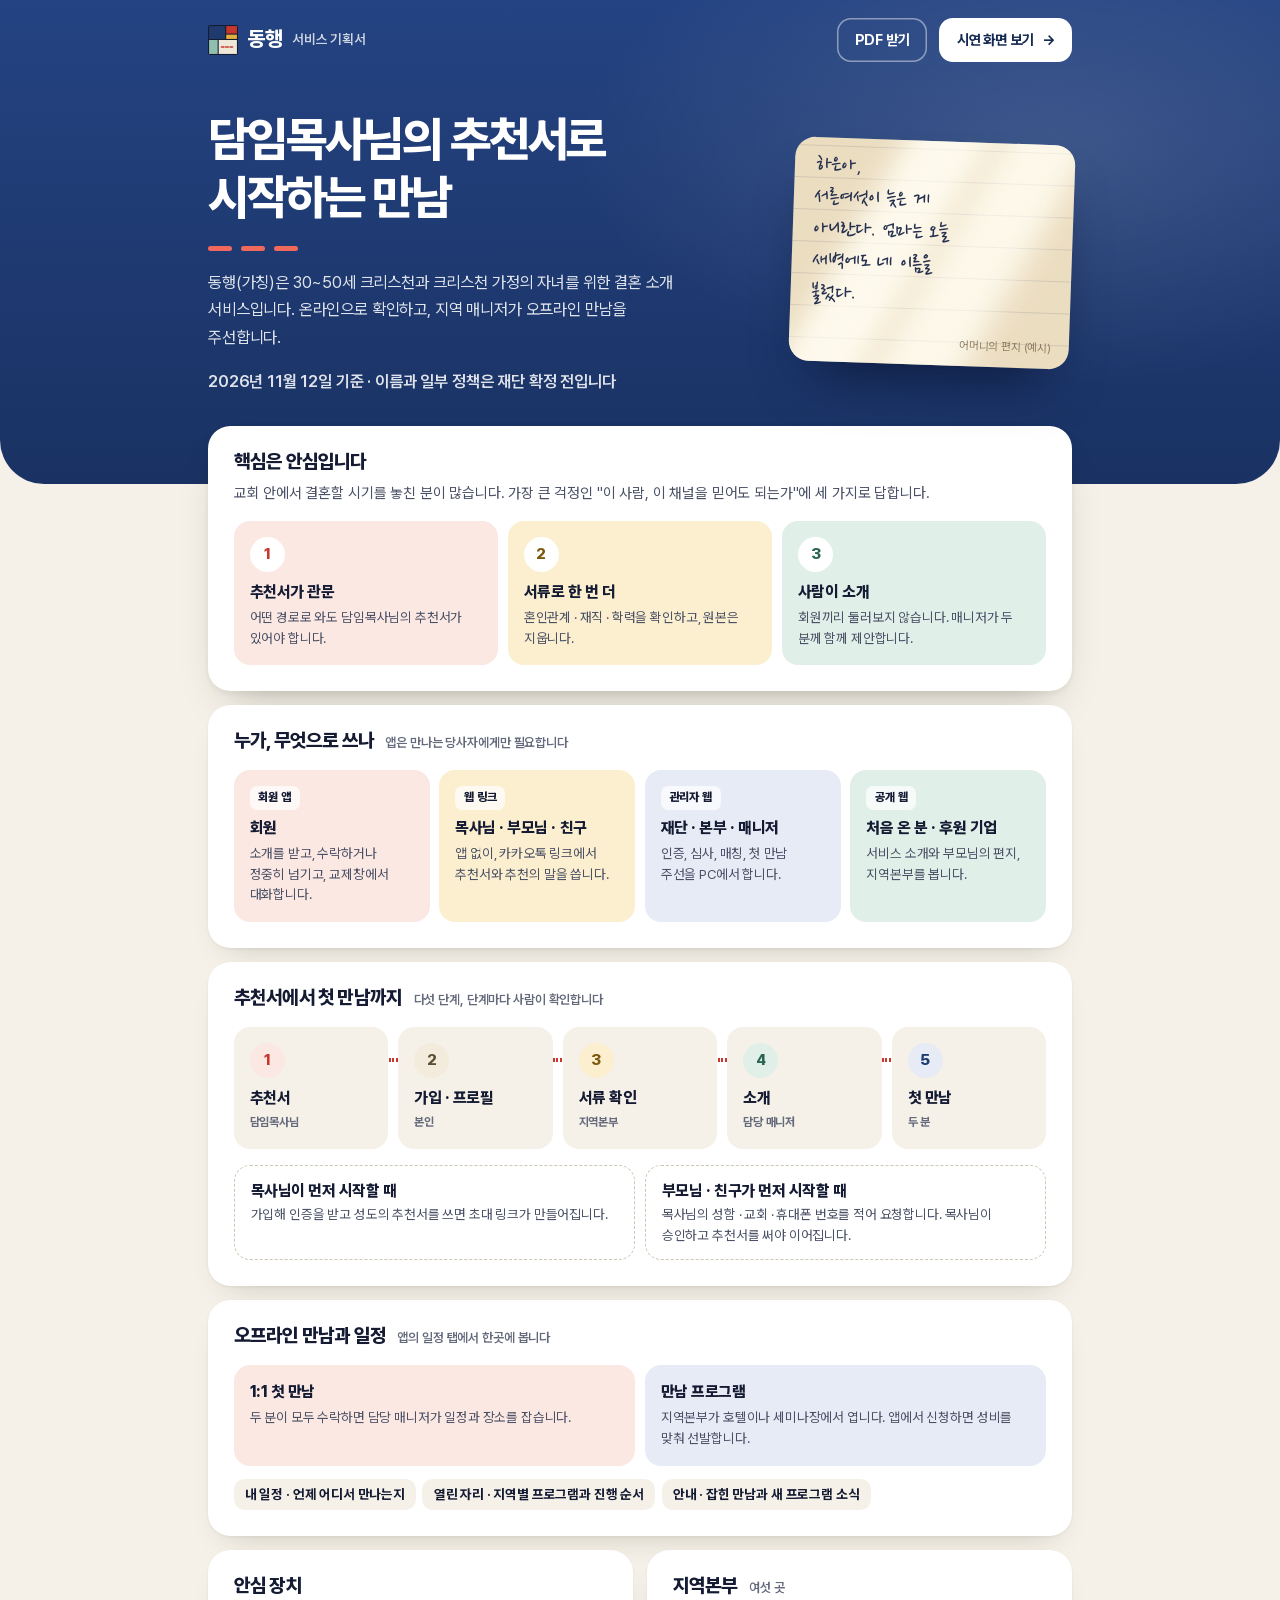
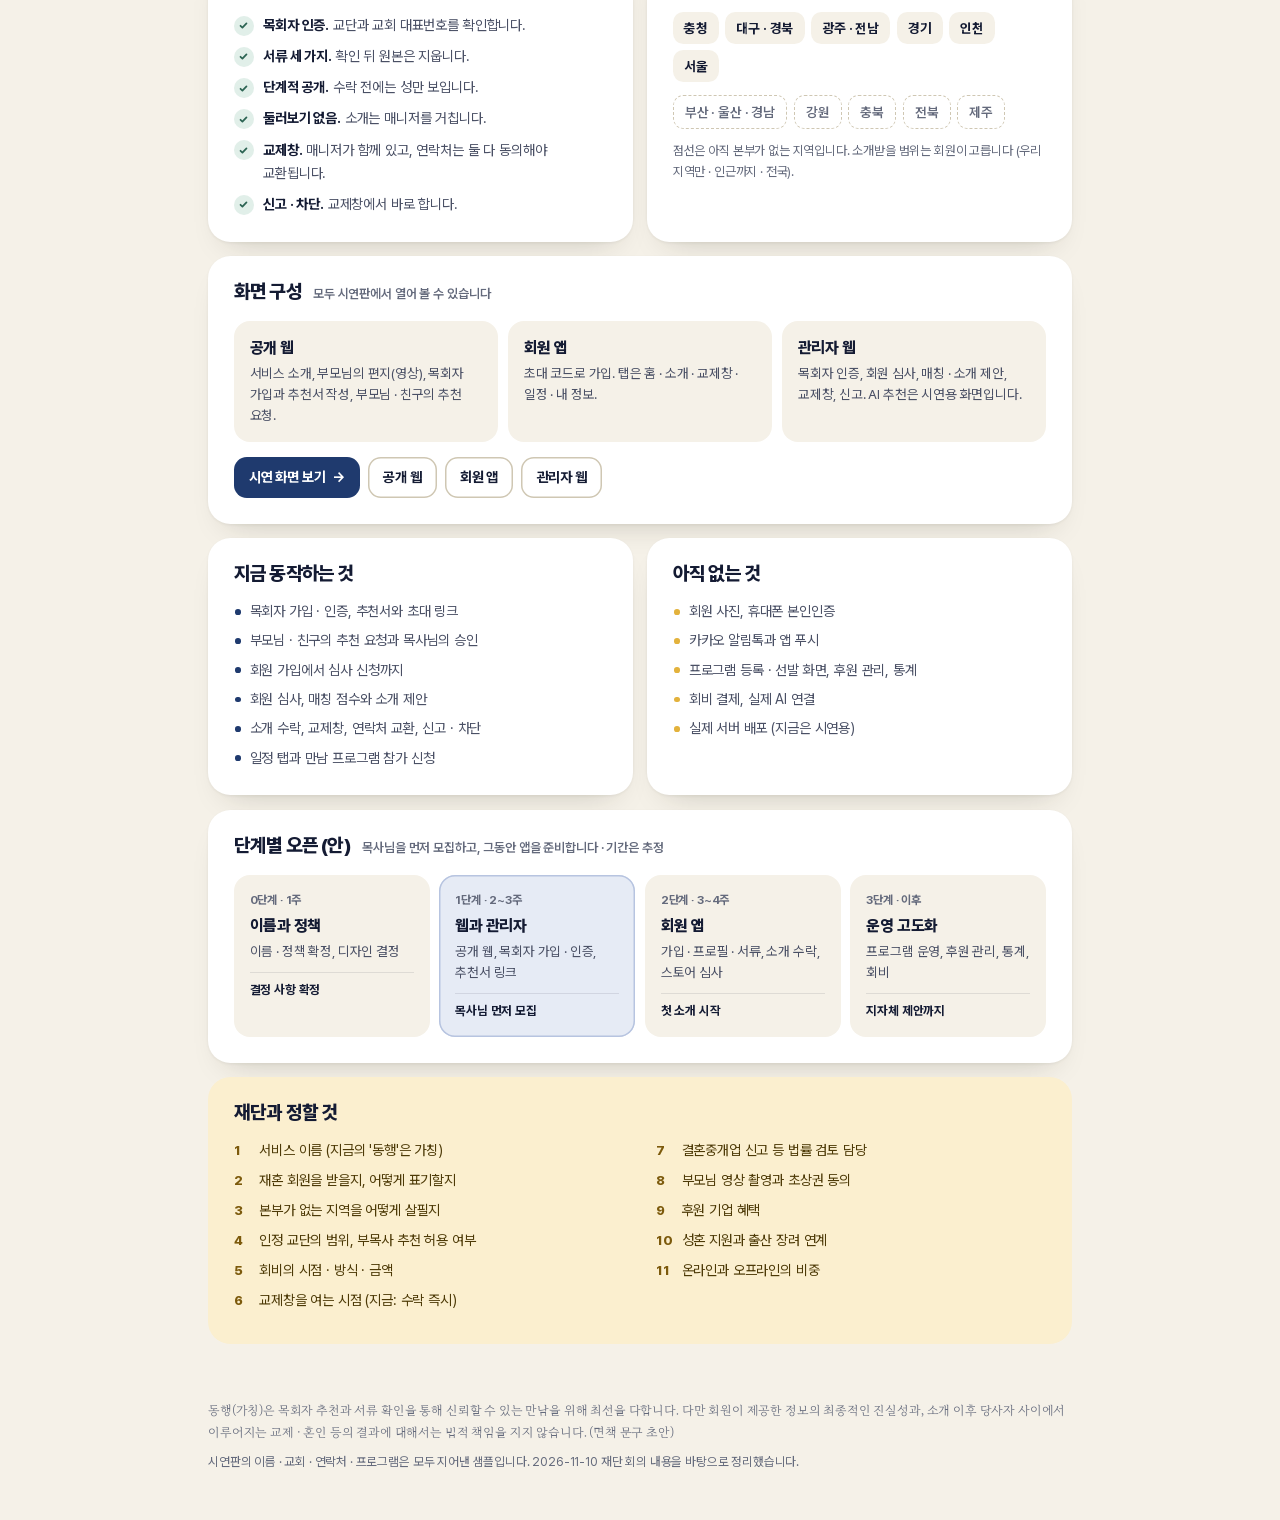
<file: plan.html>
<!doctype html>
<html lang="ko">
<head>
<meta charset="utf-8">
<meta name="viewport" content="width=device-width, initial-scale=1">
<meta name="robots" content="noindex,nofollow">
<meta name="theme-color" content="#244382">
<title>동행(가칭) 서비스 기획서</title>
<link rel="icon" href="data:image/svg+xml,%3Csvg xmlns='http://www.w3.org/2000/svg' viewBox='0 0 28 28'%3E%3Crect width='28' height='28' rx='2' fill='%23141b33'/%3E%3Crect x='1' y='1' width='15' height='12' fill='%231f3a6e'/%3E%3Crect x='17' y='1' width='10' height='7' fill='%23c8372d'/%3E%3Crect x='17' y='9' width='10' height='4' fill='%23e3b23c'/%3E%3Crect x='1' y='14' width='8' height='13' fill='%238fbfae'/%3E%3Crect x='10' y='14' width='17' height='13' fill='%23efe8d8'/%3E%3C/svg%3E">
<link rel="stylesheet" href="https://fonts.googleapis.com/css2?family=Nanum+Pen+Script&display=swap">
<style>
/* 기획서 — 시연 링크와 함께 보내는 정리된 한 편. 내용은 docs/기획서.md 와 PRODUCT.md 에서 옮겼다.
   겉모습은 홈페이지(깔끔 "쪽빛 머리")와 같다: 쪽빛 머리, 걸친 흰 카드, 둥근 색 표식, 붉은 세 땀, 편지 한 장.
   A4 로 인쇄하거나 PDF 로 저장해도 같은 모양이 나오게 크기를 rem 으로 잡았다 (demo/plan.pdf 가 그 결과물). */
@font-face{font-family:'MaruBuri';src:url('assets/MaruBuri-Regular.woff2') format('woff2');font-weight:400;font-display:swap}
@font-face{font-family:'Pretendard Variable';src:url('assets/Pretendard.woff2') format('woff2-variations');font-weight:45 920;font-display:swap}
:root{
  --jjok:#1f3a6e; --jjok-deep:#162b54; --jjok-pale:#e6ebf5; --hong:#c8372d; --hong-pale:#fbe8e3; --chija:#e3b23c; --chija-pale:#fbefcf; --ok-pale:#e1efe9; --so-pale:#f3ecdc;
  --bg:#f5f1e8; --ink:#141b33; --ink-2:#4a5065; --muted:#646a7c; --line:#e9e3d6; --letter:#f9f0da;
  --navy:linear-gradient(180deg,#244382,#1a3263);
  --sans:'Pretendard Variable',-apple-system,'Apple SD Gothic Neo','Malgun Gothic',sans-serif; --serif:'MaruBuri','AppleMyungjo',serif; --hand:'Nanum Pen Script','MaruBuri',cursive;
  --card:0 1px 3px rgba(40,34,20,.06),0 16px 32px -20px rgba(40,34,20,.26); --lift:0 2px 6px rgba(40,34,20,.06),0 22px 44px -22px rgba(40,34,20,.34);
  --px:clamp(1rem,5vw,3rem);
  color-scheme:light;
}
*{box-sizing:border-box}
html{font-size:16px}
html,body{margin:0}
body{background:var(--bg);color:var(--ink);font:400 1rem/1.65 var(--sans);letter-spacing:-.01em;word-break:keep-all;overflow-wrap:anywhere;-webkit-font-smoothing:antialiased}
h1,h2,h3,p,ol,ul,figure,blockquote{margin:0}
ol,ul{padding:0;list-style:none}
a{color:inherit}
:focus-visible{outline:2px solid var(--jjok);outline-offset:2px;border-radius:4px}
.head :focus-visible{outline-color:#fff}

/* 머리 */
.head{background:radial-gradient(60% 80% at 82% 30%,rgba(255,255,255,.13),transparent 62%),var(--navy);color:#fff;border-radius:0 0 2.75rem 2.75rem;padding:0 var(--px) 5.5rem}
.in{max-width:54rem;margin:0 auto}
.bar{display:flex;align-items:center;gap:.75rem;padding:1.1rem 0}
.brand{display:flex;align-items:center;gap:.6rem;text-decoration:none}
.brand b{font-size:1.3rem;font-weight:800;letter-spacing:-.03em}
.brand span{font-size:.85rem;font-weight:600;color:rgba(255,255,255,.78)}
.go{display:inline-flex;align-items:center;gap:.5rem;min-height:2.75rem;padding:0 1.1rem;border-radius:.875rem;background:#fff;color:var(--jjok-deep);font-weight:700;font-size:.9rem;text-decoration:none}
.go.ghost{margin-left:auto;background:transparent;color:#fff;box-shadow:inset 0 0 0 1.5px rgba(255,255,255,.45)}
.hero{display:grid;grid-template-columns:minmax(0,1fr) 17.5rem;gap:2.5rem;align-items:center;padding-top:2rem}
.hero h1{font-size:clamp(2rem,5.4vw,3rem);line-height:1.2;font-weight:800;letter-spacing:-.045em}
.st{display:flex;gap:.55rem;margin:1.25rem 0 1.1rem}
.st i{width:1.5rem;height:.3rem;border-radius:.2rem;background:#f1695d}
.hero p{font-size:1.02rem;line-height:1.7;color:rgba(255,255,255,.86);max-width:30em}
.when{margin-top:1rem;font-size:.82rem;font-weight:600;color:rgba(255,255,255,.7)}
.letter{position:relative;aspect-ratio:10/8;border-radius:1.25rem;background:var(--letter);color:#26304f;overflow:hidden;box-shadow:0 2rem 3.5rem -1.6rem rgba(6,14,40,.75);transform:rotate(2deg)}
.letter::before{content:'';position:absolute;inset:0;background:repeating-linear-gradient(180deg,transparent 0 calc(2rem - 1px),rgba(31,58,110,.14) calc(2rem - 1px) 2rem) 0 .55rem}
.letter::after{content:'';position:absolute;inset:-12%;filter:blur(12px);background:linear-gradient(118deg,rgba(150,104,38,.14) 0 30%,rgba(255,253,244,.7) 34% 48%,rgba(150,104,38,.09) 49.5% 51.5%,rgba(255,253,244,.6) 53% 67%,rgba(150,104,38,.14) 72%)}
.letter p{position:absolute;z-index:1;left:1.3rem;top:.72rem;font-family:var(--hand);font-size:1.5rem;line-height:2rem;color:#26304f;max-width:none}
.letter small{position:absolute;z-index:1;right:1.1rem;bottom:.75rem;font-size:.7rem;color:#8a7a5c}

/* 본문 */
main{max-width:calc(54rem + 2 * var(--px));margin:-3.6rem auto 0;padding:0 var(--px) 3.5rem;display:grid;gap:.9rem}
.card{background:#fff;border-radius:1.4rem;padding:1.5rem 1.6rem 1.6rem;box-shadow:var(--card);break-inside:avoid}
.card.first{box-shadow:var(--lift)}
.two{display:grid;grid-template-columns:repeat(2,minmax(0,1fr));gap:.9rem}
h2{font-size:1.2rem;line-height:1.3;font-weight:800;letter-spacing:-.04em}
h2 small{margin-left:.5rem;font-size:.8rem;font-weight:600;letter-spacing:-.01em;color:var(--muted)}
h3{font-size:.98rem;font-weight:800;letter-spacing:-.03em;line-height:1.35}
.sub{margin-top:.35rem;font-size:.92rem;color:var(--ink-2)}
.tiles{display:grid;gap:.6rem;margin-top:1rem}
.g2{grid-template-columns:repeat(2,minmax(0,1fr))}.g3{grid-template-columns:repeat(3,minmax(0,1fr))}.g4{grid-template-columns:repeat(4,minmax(0,1fr))}.g5{grid-template-columns:repeat(5,minmax(0,1fr))}
.tile{padding:1rem 1rem 1.05rem;border-radius:1rem;background:var(--bg);display:grid;gap:.3rem;align-content:start}
.tile p{font-size:.84rem;line-height:1.55;color:var(--ink-2)}
.tile .tag{justify-self:start;margin-bottom:.15rem;padding:.12rem .55rem;border-radius:.45rem;font-size:.74rem;font-weight:800;background:rgba(255,255,255,.72)}
.t-hong{background:var(--hong-pale)}.t-chija{background:var(--chija-pale)}.t-jjok{background:var(--jjok-pale)}.t-ok{background:var(--ok-pale)}
.no{display:grid;place-items:center;width:2.2rem;height:2.2rem;border-radius:50%;font-weight:800;font-size:.95rem;margin-bottom:.25rem}
.n-hong{background:var(--hong-pale);color:var(--hong)}.n-so{background:var(--so-pale);color:#5c4f33}.n-chija{background:var(--chija-pale);color:#7c5a0c}.n-ok{background:var(--ok-pale);color:#2c6453}.n-jjok{background:var(--jjok-pale);color:var(--jjok)}
.tile.white{background:#fff;box-shadow:inset 0 0 0 1px var(--line)}
/* 다섯 단계: 사이를 붉은 세 땀이 잇는다 */
.flow .tile{position:relative}
.flow .tile:not(:last-child)::after{content:'';position:absolute;right:-.58rem;top:1.95rem;width:.56rem;height:.22rem;background:repeating-linear-gradient(90deg,var(--hong) 0 .13rem,transparent .13rem .21rem)}
.flow small{font-size:.74rem;font-weight:700;color:var(--muted)}
.dash{padding:.85rem 1rem;border-radius:1rem;border:1.5px dashed #cfc7b3}
.dash p{margin-top:.2rem;font-size:.84rem;line-height:1.55;color:var(--ink-2)}
.ticks{display:grid;gap:.5rem;margin-top:.9rem;font-size:.88rem;color:var(--ink-2)}
.ticks li{display:grid;grid-template-columns:1.25rem minmax(0,1fr);gap:.6rem}
.ticks li::before{content:'';width:1.25rem;height:1.25rem;margin-top:.12rem;border-radius:50%;background:var(--ok-pale) url("data:image/svg+xml,%3Csvg xmlns='http://www.w3.org/2000/svg' viewBox='0 0 24 24' fill='none' stroke='%232c6453' stroke-width='3.2' stroke-linecap='round' stroke-linejoin='round'%3E%3Cpath d='m6.5 12.5 3.5 3.5 7.5-8'/%3E%3C/svg%3E") center/.8rem no-repeat}
.ticks b{color:var(--ink)}
.chips{display:flex;flex-wrap:wrap;gap:.4rem;margin-top:.8rem}
.chips li{padding:.3rem .7rem;border-radius:.65rem;background:var(--bg);font-weight:700;font-size:.84rem}
.chips.wait li{background:transparent;border:1.5px dashed #cfc7b3;color:var(--muted);font-weight:600}
.dots{display:grid;gap:.38rem;margin-top:.8rem;font-size:.88rem;color:var(--ink-2)}
.dots li{position:relative;padding-left:1rem}
.dots li::before{content:'';position:absolute;left:.1rem;top:.62em;width:.36rem;height:.36rem;border-radius:50%;background:var(--jjok)}
.dots.q li::before{background:var(--chija)}
.phase{position:relative}
.phase small{font-size:.74rem;font-weight:700;color:var(--muted)}
.phase.on{background:var(--jjok-pale);box-shadow:inset 0 0 0 1.5px #b7c4e0}
.phase .goal{margin-top:.35rem;padding-top:.45rem;border-top:1px solid rgba(20,27,51,.1);font-size:.78rem;font-weight:700;color:var(--ink)}
.ask{background:var(--chija-pale);box-shadow:none}
.ask ol{columns:2;column-gap:2rem;margin-top:.8rem;font-size:.88rem;color:#4d3a07;counter-reset:q}
.ask li{counter-increment:q;position:relative;padding:0 0 .42rem 1.6rem;break-inside:avoid}
.ask li::before{content:counter(q);position:absolute;left:0;top:.08rem;font-weight:800;font-size:.82rem;color:#7c5a0c}
.small{font-size:.8rem;color:var(--muted)}
.links{display:flex;flex-wrap:wrap;gap:.5rem;margin-top:.9rem}
.links a{display:inline-flex;align-items:center;gap:.4rem;min-height:2.6rem;padding:0 .95rem;border-radius:.8rem;background:var(--jjok);color:#fff;font-weight:700;font-size:.88rem;text-decoration:none}
.links a.line{background:#fff;color:var(--ink);box-shadow:inset 0 0 0 1.5px #cfc7b3}
.url{display:none}
footer{max-width:calc(54rem + 2 * var(--px));margin:0 auto;padding:0 var(--px) 3rem;font-size:.78rem;line-height:1.7;color:var(--muted)}
footer .serif{font-family:var(--serif)}

@media (max-width:720px){
  .hero{grid-template-columns:minmax(0,1fr)}
  .letter{display:none}
  .two,.g2,.g3,.g4{grid-template-columns:minmax(0,1fr)}
  .g5{grid-template-columns:repeat(2,minmax(0,1fr))}
  .flow .tile::after{content:none!important}
  .ask ol{columns:1}
  .brand span{display:none}
}
/* A4 인쇄 · PDF: 같은 모양을 조금 작게. 화면용 단추는 주소 글자로 바꾼다 */
@page{size:A4;margin:0}
@media print{
  html{font-size:11.4px}
  body{-webkit-print-color-adjust:exact;print-color-adjust:exact}
  :root{--px:2.6rem}
  .go,.links{display:none}
  .url{display:block;margin-top:.7rem;font-size:.8rem;color:var(--muted)}
  .card,.card.first{box-shadow:none;border:1px solid var(--line)}
  main{padding-bottom:1.6rem}
  .pb{break-before:page;margin-top:2.4rem}
  footer{padding-bottom:1.6rem}
}
</style>
</head>
<body>
<header class="head">
  <div class="in">
    <div class="bar">
      <a class="brand" href="./" aria-label="동행 시연으로">
        <svg width="30" height="30" viewBox="0 0 28 28" aria-hidden="true"><rect width="28" height="28" rx="2" fill="#141b33"/><rect x="1" y="1" width="15" height="12" fill="#1f3a6e"/><rect x="17" y="1" width="10" height="7" fill="#c8372d"/><rect x="17" y="9" width="10" height="4" fill="#e3b23c"/><rect x="1" y="14" width="8" height="13" fill="#8fbfae"/><rect x="10" y="14" width="17" height="13" fill="#efe8d8"/><path d="M12.6 20.5h12" stroke="#c8372d" stroke-width="1.5" stroke-dasharray="2.3 1.7" stroke-linecap="round" fill="none"/></svg>
        <b>동행</b><span>서비스 기획서</span>
      </a>
      <a class="go ghost" href="plan.pdf" download="동행-기획서.pdf">PDF 받기</a>
      <a class="go" href="./">시연 화면 보기 <span aria-hidden="true">→</span></a>
    </div>
    <div class="hero">
      <div>
        <h1>담임목사님의 추천서로<br>시작하는 만남</h1>
        <span class="st" aria-hidden="true"><i></i><i></i><i></i></span>
        <p>동행(가칭)은 30~50세 크리스천과 크리스천 가정의 자녀를 위한 결혼 소개 서비스입니다. 온라인으로 확인하고, 지역 매니저가 오프라인 만남을 주선합니다.</p>
        <p class="when">2026년 11월 12일 기준 · 이름과 일부 정책은 재단 확정 전입니다</p>
      </div>
      <figure class="letter" aria-hidden="true">
        <p>하은아,<br>서른여섯이 늦은 게<br>아니란다. 엄마는 오늘<br>새벽에도 네 이름을<br>불렀다.</p>
        <small>어머니의 편지 (예시)</small>
      </figure>
    </div>
  </div>
</header>

<main>
  <section class="card first">
    <h2>핵심은 안심입니다</h2>
    <p class="sub">교회 안에서 결혼할 시기를 놓친 분이 많습니다. 가장 큰 걱정인 "이 사람, 이 채널을 믿어도 되는가"에 세 가지로 답합니다.</p>
    <div class="tiles g3">
      <div class="tile t-hong"><span class="no" style="background:#fff;color:var(--hong)">1</span><h3>추천서가 관문</h3><p>어떤 경로로 와도 담임목사님의 추천서가 있어야 합니다.</p></div>
      <div class="tile t-chija"><span class="no" style="background:#fff;color:#7c5a0c">2</span><h3>서류로 한 번 더</h3><p>혼인관계 · 재직 · 학력을 확인하고, 원본은 지웁니다.</p></div>
      <div class="tile t-ok"><span class="no" style="background:#fff;color:#2c6453">3</span><h3>사람이 소개</h3><p>회원끼리 둘러보지 않습니다. 매니저가 두 분께 함께 제안합니다.</p></div>
    </div>
  </section>

  <section class="card">
    <h2>누가, 무엇으로 쓰나 <small>앱은 만나는 당사자에게만 필요합니다</small></h2>
    <div class="tiles g4">
      <div class="tile t-hong"><span class="tag">회원 앱</span><h3>회원</h3><p>소개를 받고, 수락하거나 정중히 넘기고, 교제창에서 대화합니다.</p></div>
      <div class="tile t-chija"><span class="tag">웹 링크</span><h3>목사님 · 부모님 · 친구</h3><p>앱 없이, 카카오톡 링크에서 추천서와 추천의 말을 씁니다.</p></div>
      <div class="tile t-jjok"><span class="tag">관리자 웹</span><h3>재단 · 본부 · 매니저</h3><p>인증, 심사, 매칭, 첫 만남 주선을 PC에서 합니다.</p></div>
      <div class="tile t-ok"><span class="tag">공개 웹</span><h3>처음 온 분 · 후원 기업</h3><p>서비스 소개와 부모님의 편지, 지역본부를 봅니다.</p></div>
    </div>
  </section>

  <section class="card">
    <h2>추천서에서 첫 만남까지 <small>다섯 단계, 단계마다 사람이 확인합니다</small></h2>
    <div class="tiles g5 flow">
      <div class="tile"><span class="no n-hong">1</span><h3>추천서</h3><small>담임목사님</small></div>
      <div class="tile"><span class="no n-so">2</span><h3>가입 · 프로필</h3><small>본인</small></div>
      <div class="tile"><span class="no n-chija">3</span><h3>서류 확인</h3><small>지역본부</small></div>
      <div class="tile"><span class="no n-ok">4</span><h3>소개</h3><small>담당 매니저</small></div>
      <div class="tile"><span class="no n-jjok">5</span><h3>첫 만남</h3><small>두 분</small></div>
    </div>
    <div class="tiles g2">
      <div class="dash"><h3>목사님이 먼저 시작할 때</h3><p>가입해 인증을 받고 성도의 추천서를 쓰면 초대 링크가 만들어집니다.</p></div>
      <div class="dash"><h3>부모님 · 친구가 먼저 시작할 때</h3><p>목사님의 성함 · 교회 · 휴대폰 번호를 적어 요청합니다. 목사님이 승인하고 추천서를 써야 이어집니다.</p></div>
    </div>
  </section>

  <section class="card">
    <h2>오프라인 만남과 일정 <small>앱의 일정 탭에서 한곳에 봅니다</small></h2>
    <div class="tiles g2">
      <div class="tile t-hong"><h3>1:1 첫 만남</h3><p>두 분이 모두 수락하면 담당 매니저가 일정과 장소를 잡습니다.</p></div>
      <div class="tile t-jjok"><h3>만남 프로그램</h3><p>지역본부가 호텔이나 세미나장에서 엽니다. 앱에서 신청하면 성비를 맞춰 선발합니다.</p></div>
    </div>
    <ul class="chips"><li>내 일정 · 언제 어디서 만나는지</li><li>열린 자리 · 지역별 프로그램과 진행 순서</li><li>안내 · 잡힌 만남과 새 프로그램 소식</li></ul>
  </section>

  <div class="two pb">
    <section class="card">
      <h2>안심 장치</h2>
      <ul class="ticks">
        <li><span><b>목회자 인증.</b> 교단과 교회 대표번호를 확인합니다.</span></li>
        <li><span><b>서류 세 가지.</b> 확인 뒤 원본은 지웁니다.</span></li>
        <li><span><b>단계적 공개.</b> 수락 전에는 성만 보입니다.</span></li>
        <li><span><b>둘러보기 없음.</b> 소개는 매니저를 거칩니다.</span></li>
        <li><span><b>교제창.</b> 매니저가 함께 있고, 연락처는 둘 다 동의해야 교환됩니다.</span></li>
        <li><span><b>신고 · 차단.</b> 교제창에서 바로 합니다.</span></li>
      </ul>
    </section>
    <section class="card">
      <h2>지역본부 <small>여섯 곳</small></h2>
      <ul class="chips"><li>충청</li><li>대구 · 경북</li><li>광주 · 전남</li><li>경기</li><li>인천</li><li>서울</li></ul>
      <ul class="chips wait"><li>부산 · 울산 · 경남</li><li>강원</li><li>충북</li><li>전북</li><li>제주</li></ul>
      <p class="small" style="margin-top:.7rem">점선은 아직 본부가 없는 지역입니다. 소개받을 범위는 회원이 고릅니다 (우리 지역만 · 인근까지 · 전국).</p>
    </section>
  </div>

  <section class="card">
    <h2>화면 구성 <small>모두 시연판에서 열어 볼 수 있습니다</small></h2>
    <div class="tiles g3">
      <div class="tile"><h3>공개 웹</h3><p>서비스 소개, 부모님의 편지(영상), 목회자 가입과 추천서 작성, 부모님 · 친구의 추천 요청.</p></div>
      <div class="tile"><h3>회원 앱</h3><p>초대 코드로 가입. 탭은 홈 · 소개 · 교제창 · 일정 · 내 정보.</p></div>
      <div class="tile"><h3>관리자 웹</h3><p>목회자 인증, 회원 심사, 매칭 · 소개 제안, 교제창, 신고. AI 추천은 시연용 화면입니다.</p></div>
    </div>
    <div class="links">
      <a href="./?look=clean">시연 화면 보기 <span aria-hidden="true">→</span></a>
      <a class="line" href="./web/?look=clean">공개 웹</a>
      <a class="line" href="./app/?as=member-haeun&look=clean">회원 앱</a>
      <a class="line" href="./admin/?look=clean">관리자 웹</a>
    </div>
    <p class="url">시연 주소: liosstudio.github.io/dongheng-demo/?look=clean</p>
  </section>

  <div class="two">
    <section class="card">
      <h2>지금 동작하는 것</h2>
      <ul class="dots">
        <li>목회자 가입 · 인증, 추천서와 초대 링크</li>
        <li>부모님 · 친구의 추천 요청과 목사님의 승인</li>
        <li>회원 가입에서 심사 신청까지</li>
        <li>회원 심사, 매칭 점수와 소개 제안</li>
        <li>소개 수락, 교제창, 연락처 교환, 신고 · 차단</li>
        <li>일정 탭과 만남 프로그램 참가 신청</li>
      </ul>
    </section>
    <section class="card">
      <h2>아직 없는 것</h2>
      <ul class="dots q">
        <li>회원 사진, 휴대폰 본인인증</li>
        <li>카카오 알림톡과 앱 푸시</li>
        <li>프로그램 등록 · 선발 화면, 후원 관리, 통계</li>
        <li>회비 결제, 실제 AI 연결</li>
        <li>실제 서버 배포 (지금은 시연용)</li>
      </ul>
    </section>
  </div>

  <section class="card">
    <h2>단계별 오픈 (안) <small>목사님을 먼저 모집하고, 그동안 앱을 준비합니다 · 기간은 추정</small></h2>
    <div class="tiles g4">
      <div class="tile phase"><small>0단계 · 1주</small><h3>이름과 정책</h3><p>이름 · 정책 확정, 디자인 결정</p><p class="goal">결정 사항 확정</p></div>
      <div class="tile phase on"><small>1단계 · 2~3주</small><h3>웹과 관리자</h3><p>공개 웹, 목회자 가입 · 인증, 추천서 링크</p><p class="goal">목사님 먼저 모집</p></div>
      <div class="tile phase"><small>2단계 · 3~4주</small><h3>회원 앱</h3><p>가입 · 프로필 · 서류, 소개 수락, 스토어 심사</p><p class="goal">첫 소개 시작</p></div>
      <div class="tile phase"><small>3단계 · 이후</small><h3>운영 고도화</h3><p>프로그램 운영, 후원 관리, 통계, 회비</p><p class="goal">지자체 제안까지</p></div>
    </div>
  </section>

  <section class="card ask">
    <h2>재단과 정할 것</h2>
    <ol>
      <li>서비스 이름 (지금의 '동행'은 가칭)</li>
      <li>재혼 회원을 받을지, 어떻게 표기할지</li>
      <li>본부가 없는 지역을 어떻게 살필지</li>
      <li>인정 교단의 범위, 부목사 추천 허용 여부</li>
      <li>회비의 시점 · 방식 · 금액</li>
      <li>교제창을 여는 시점 (지금: 수락 즉시)</li>
      <li>결혼중개업 신고 등 법률 검토 담당</li>
      <li>부모님 영상 촬영과 초상권 동의</li>
      <li>후원 기업 혜택</li>
      <li>성혼 지원과 출산 장려 연계</li>
      <li>온라인과 오프라인의 비중</li>
    </ol>
  </section>
</main>
<footer>
  <p class="serif">동행(가칭)은 목회자 추천과 서류 확인을 통해 신뢰할 수 있는 만남을 위해 최선을 다합니다. 다만 회원이 제공한 정보의 최종적인 진실성과, 소개 이후 당사자 사이에서 이루어지는 교제 · 혼인 등의 결과에 대해서는 법적 책임을 지지 않습니다. (면책 문구 초안)</p>
  <p style="margin-top:.5rem">시연판의 이름 · 교회 · 연락처 · 프로그램은 모두 지어낸 샘플입니다. 2026-11-10 재단 회의 내용을 바탕으로 정리했습니다.</p>
</footer>
</body>
</html>
</file>
